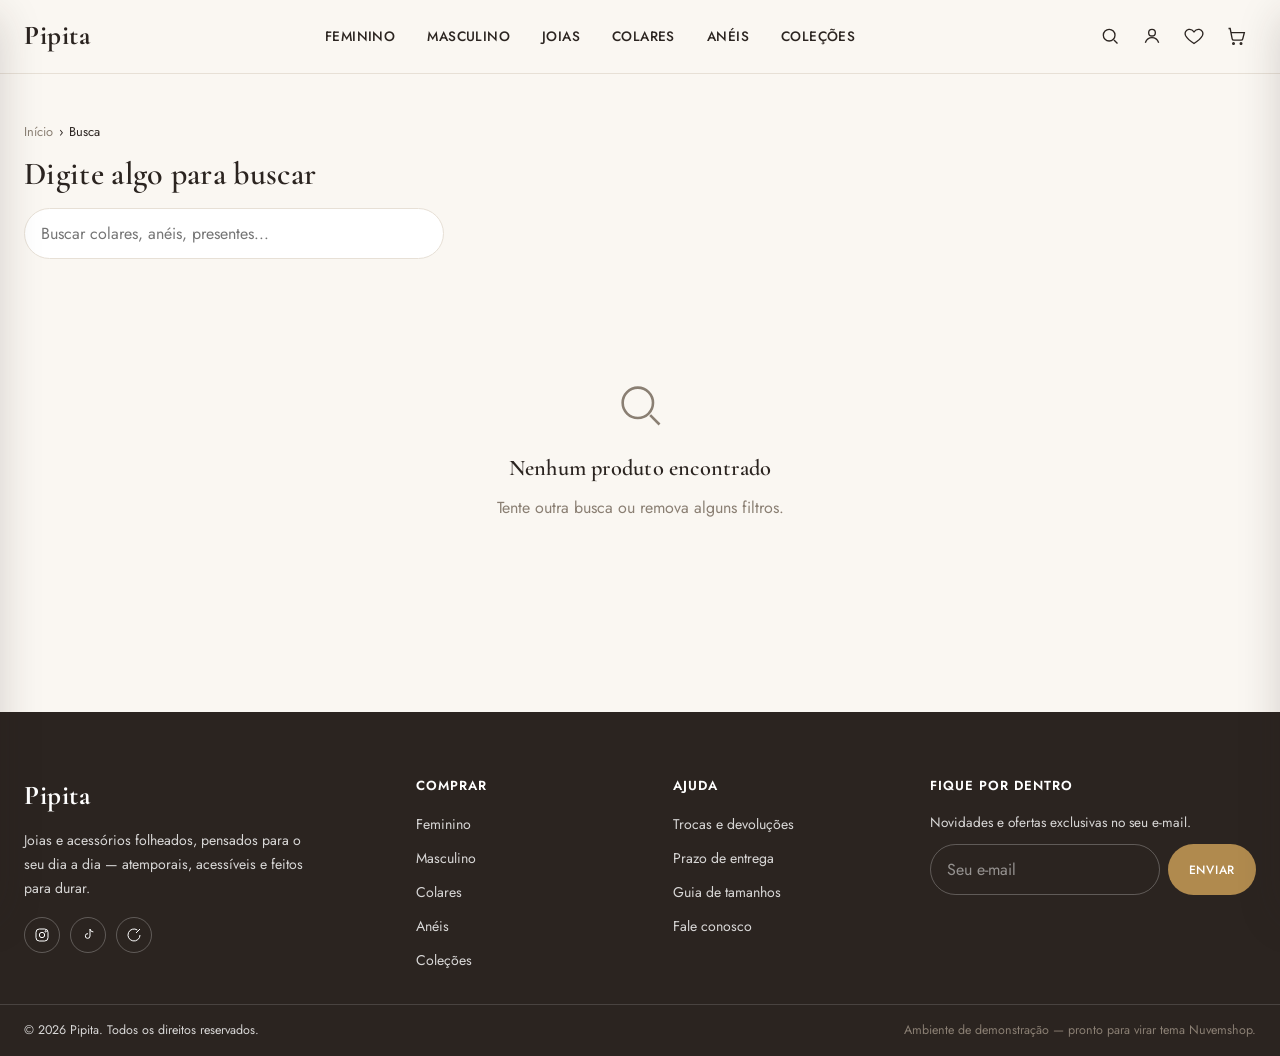
<file: pages/busca.html>
<!DOCTYPE html>
<html lang="pt-BR">
<head>
<meta charset="UTF-8">
<meta name="viewport" content="width=device-width, initial-scale=1.0">
<title>Buscar — Pipita</title>
<link rel="stylesheet" href="../css/global.css">
<link rel="stylesheet" href="../css/header.css">
<link rel="stylesheet" href="../css/home.css">
<link rel="stylesheet" href="../css/category.css">
<link rel="stylesheet" href="../css/product.css">
<link rel="stylesheet" href="../css/cart.css">
<link rel="stylesheet" href="../css/account.css">
<link rel="stylesheet" href="../css/responsive.css">
</head>
<body>
<a href="#main" class="skip-link">Pular para o conteúdo</a>
<div data-slot="header" id="siteHeaderSlot"></div>

<main id="main">
  <div class="container">
    <div class="page-head-simple">
      <nav class="breadcrumb"><a href="../index.html">Início</a><span>›</span><span>Busca</span></nav>
      <h1 id="searchPageTitle">Digite algo para buscar</h1>
      <span class="result-count" id="searchResultCount"></span>
      <div class="field" style="max-width:420px;margin-top:var(--space-4)">
        <input type="search" id="searchPageInput" placeholder="Buscar colares, anéis, presentes..." style="padding:13px 16px;border:1px solid var(--border);border-radius:var(--radius-full)">
      </div>
    </div>
    <div class="product-grid" id="searchGrid"></div>
  </div>
</main>

<div data-slot="footer" id="siteFooterSlot"></div>

<script src="../js/data.js"></script>
<script src="../js/ui.js"></script>
<script src="../js/favorites.js"></script>
<script src="../js/cart.js"></script>
<script src="../js/search.js"></script>
<script src="../js/layout.js"></script>
</body>
</html>
</file>
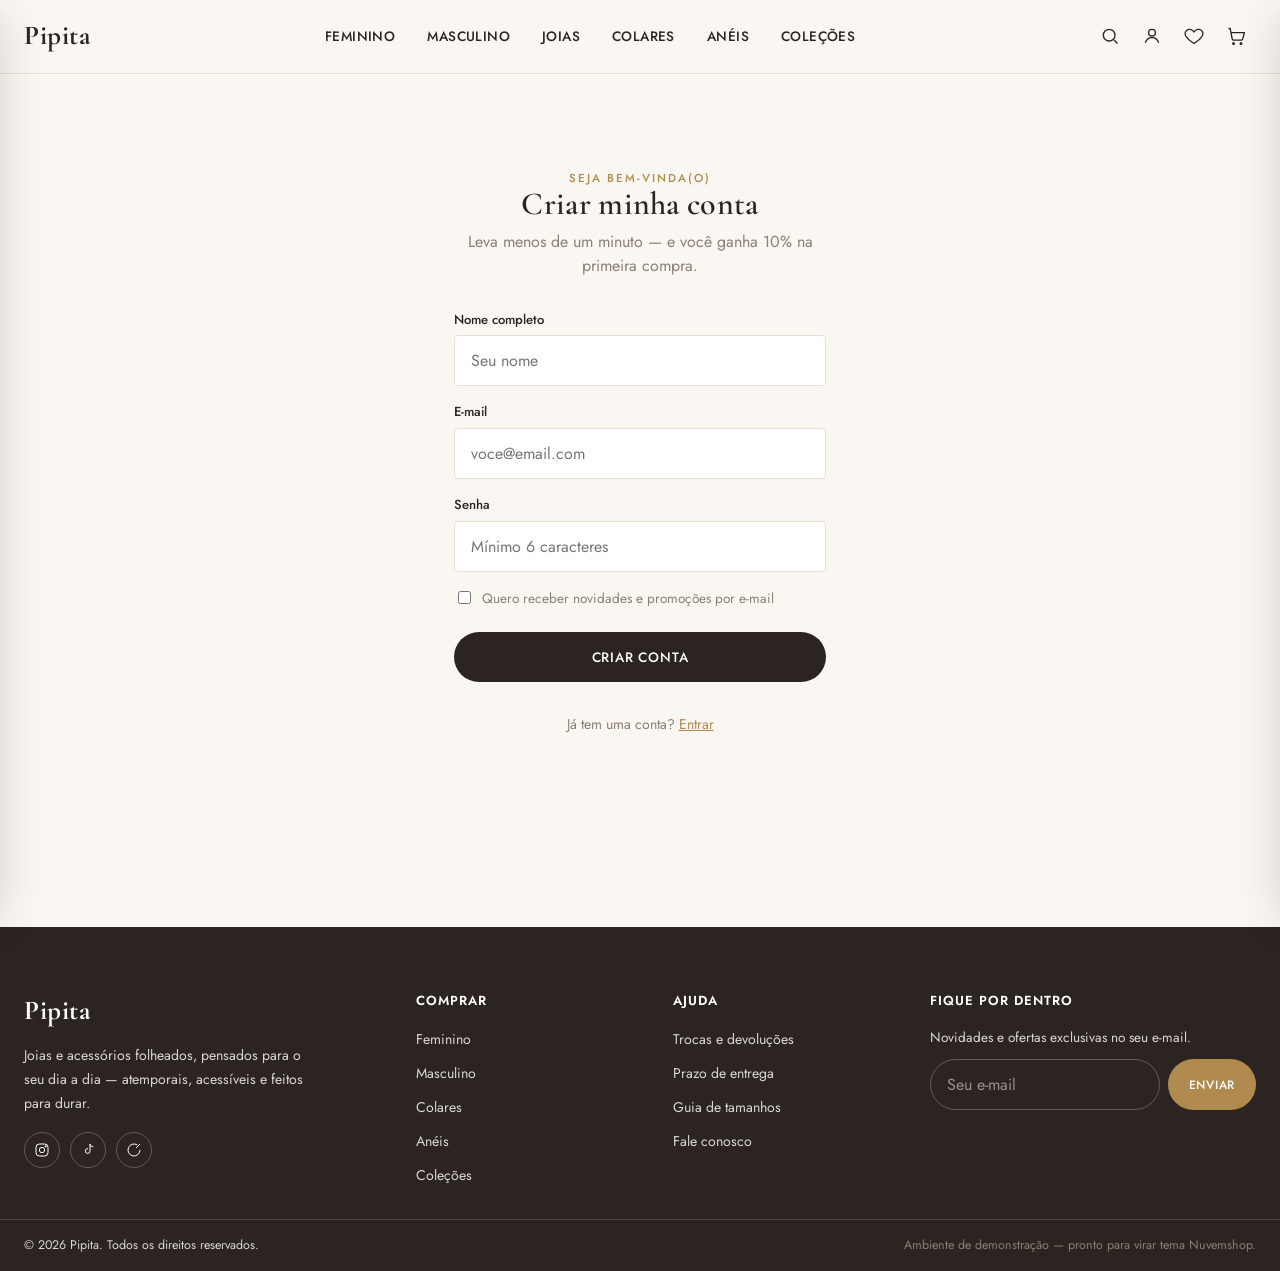
<file: pages/cadastro.html>
<!DOCTYPE html>
<html lang="pt-BR">
<head>
<meta charset="UTF-8">
<meta name="viewport" content="width=device-width, initial-scale=1.0">
<title>Criar conta — Pipita</title>
<link rel="stylesheet" href="../css/global.css">
<link rel="stylesheet" href="../css/header.css">
<link rel="stylesheet" href="../css/home.css">
<link rel="stylesheet" href="../css/cart.css">
<link rel="stylesheet" href="../css/account.css">
<link rel="stylesheet" href="../css/responsive.css">
</head>
<body>
<a href="#main" class="skip-link">Pular para o conteúdo</a>
<div data-slot="header" id="siteHeaderSlot"></div>

<main id="main">
  <div class="account-wrap">
    <span class="eyebrow" style="display:block;text-align:center">Seja bem-vinda(o)</span>
    <h1>Criar minha conta</h1>
    <p class="text-muted">Leva menos de um minuto — e você ganha 10% na primeira compra.</p>

    <form class="account-form" id="signupForm">
      <div class="field">
        <label for="signupName">Nome completo</label>
        <input type="text" id="signupName" required placeholder="Seu nome">
      </div>
      <div class="field">
        <label for="signupEmail">E-mail</label>
        <input type="email" id="signupEmail" required placeholder="voce@email.com">
      </div>
      <div class="field">
        <label for="signupPass">Senha</label>
        <input type="password" id="signupPass" required placeholder="Mínimo 6 caracteres" minlength="6">
      </div>
      <label class="form-check">
        <input type="checkbox" required> Quero receber novidades e promoções por e-mail
      </label>
      <button type="submit" class="btn btn-primary btn-block">Criar conta</button>
    </form>
    <p class="account-alt">Já tem uma conta? <a href="login.html">Entrar</a></p>
  </div>
</main>

<div data-slot="footer" id="siteFooterSlot"></div>

<script src="../js/data.js"></script>
<script src="../js/ui.js"></script>
<script src="../js/favorites.js"></script>
<script src="../js/cart.js"></script>
<script src="../js/search.js"></script>
<script src="../js/layout.js"></script>
<script>
document.getElementById("signupForm").addEventListener("submit", e => {
  e.preventDefault();
  showToast("Conta criada com sucesso! Use PIPITA10 no carrinho. 🎉");
  e.target.reset();
});
</script>
</body>
</html>
</file>
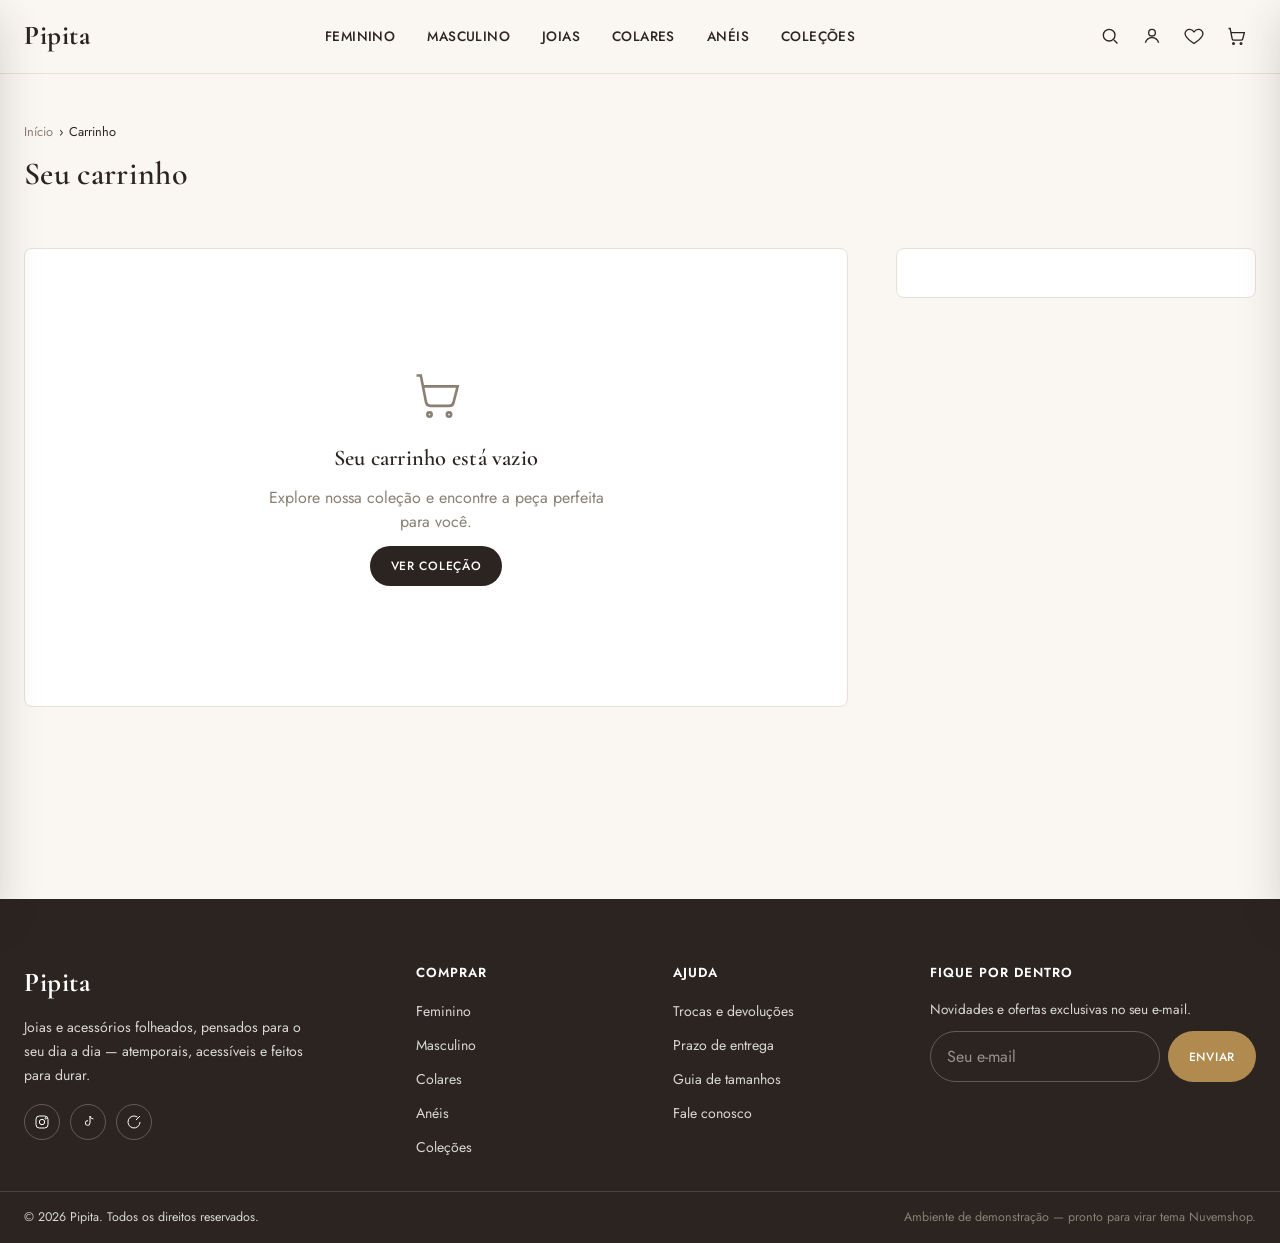
<file: pages/carrinho.html>
<!DOCTYPE html>
<html lang="pt-BR">
<head>
<meta charset="UTF-8">
<meta name="viewport" content="width=device-width, initial-scale=1.0">
<title>Carrinho — Pipita</title>
<link rel="stylesheet" href="../css/global.css">
<link rel="stylesheet" href="../css/header.css">
<link rel="stylesheet" href="../css/home.css">
<link rel="stylesheet" href="../css/category.css">
<link rel="stylesheet" href="../css/product.css">
<link rel="stylesheet" href="../css/cart.css">
<link rel="stylesheet" href="../css/account.css">
<link rel="stylesheet" href="../css/responsive.css">
</head>
<body>
<a href="#main" class="skip-link">Pular para o conteúdo</a>
<div data-slot="header" id="siteHeaderSlot"></div>

<main id="main">
  <div class="container">
    <div class="page-head-simple">
      <nav class="breadcrumb"><a href="../index.html">Início</a><span>›</span><span>Carrinho</span></nav>
      <h1>Seu carrinho</h1>
    </div>
    <div class="cart-page-layout">
      <div class="cart-list" id="cartPageList"></div>
      <aside class="cart-summary" id="cartPageSummary"></aside>
    </div>
  </div>
</main>

<div data-slot="footer" id="siteFooterSlot"></div>

<script src="../js/data.js"></script>
<script src="../js/ui.js"></script>
<script src="../js/favorites.js"></script>
<script src="../js/cart.js"></script>
<script src="../js/search.js"></script>
<script src="../js/layout.js"></script>
</body>
</html>
</file>
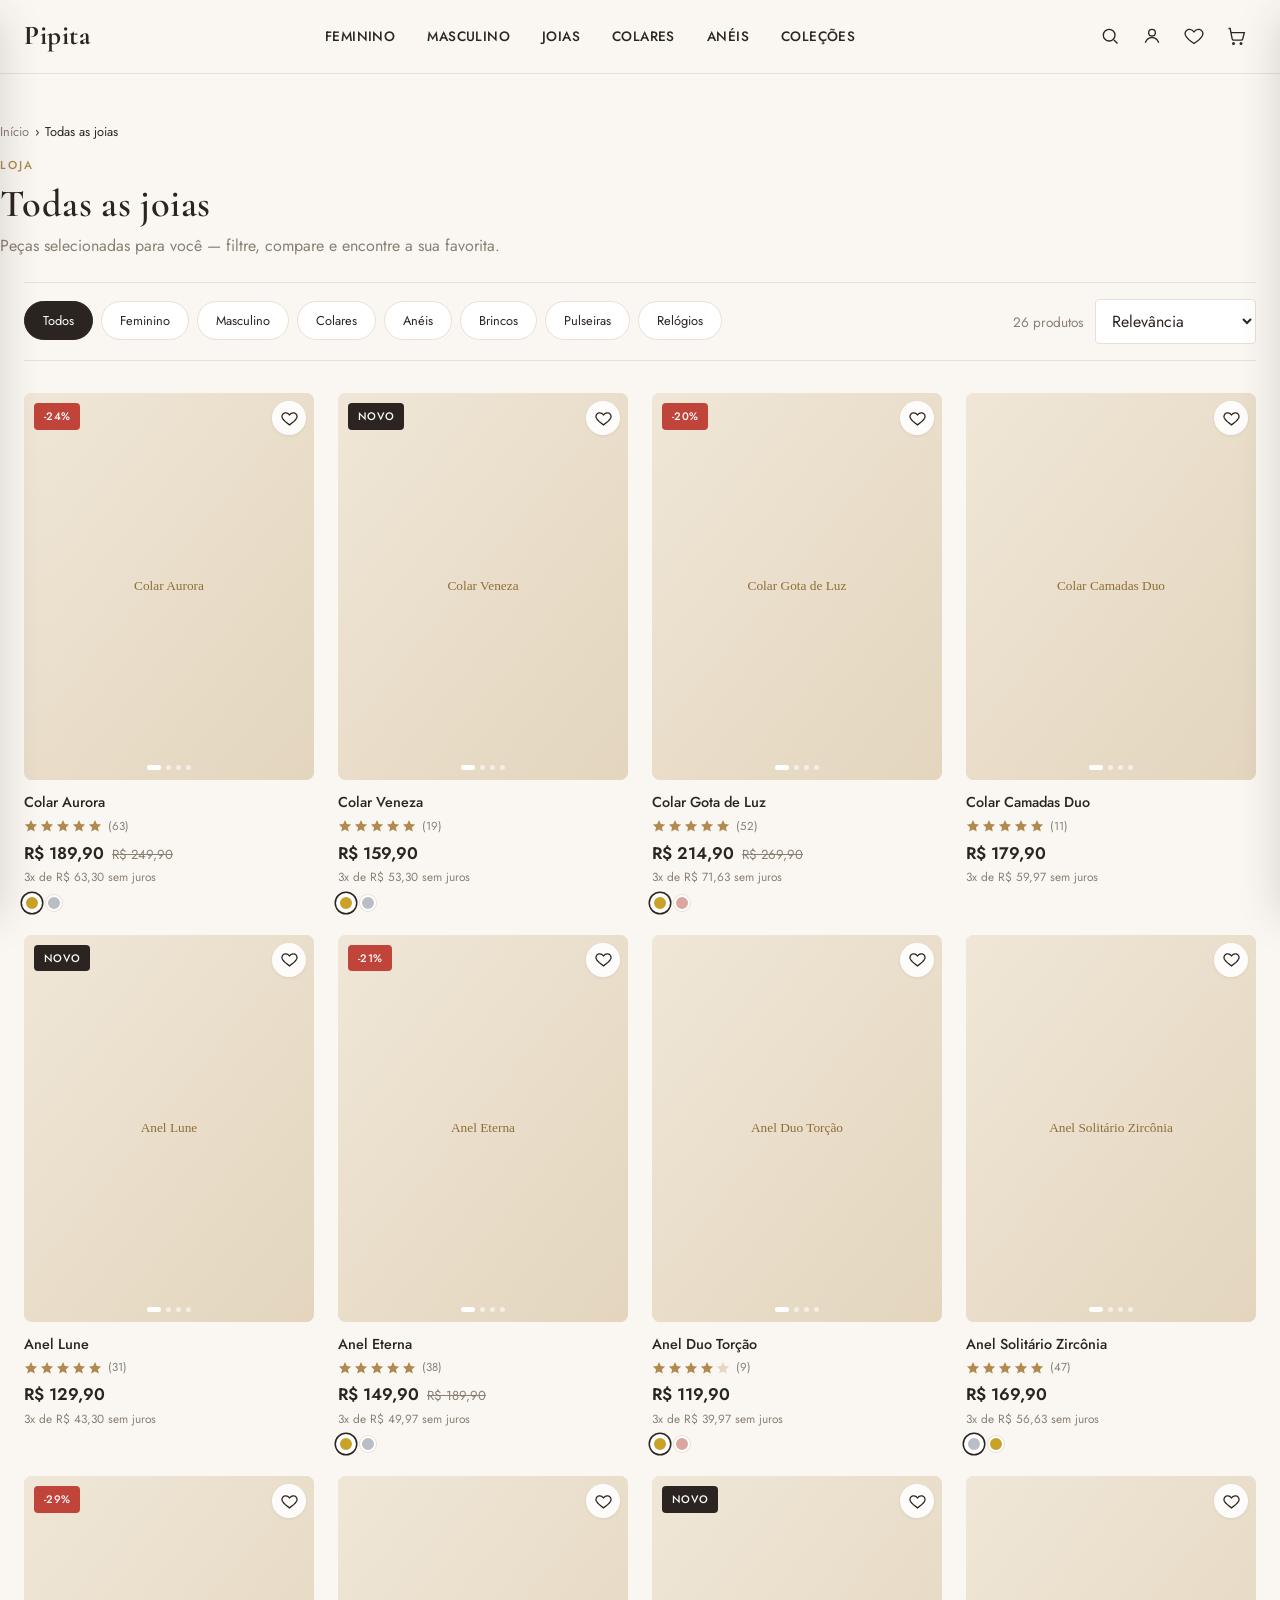
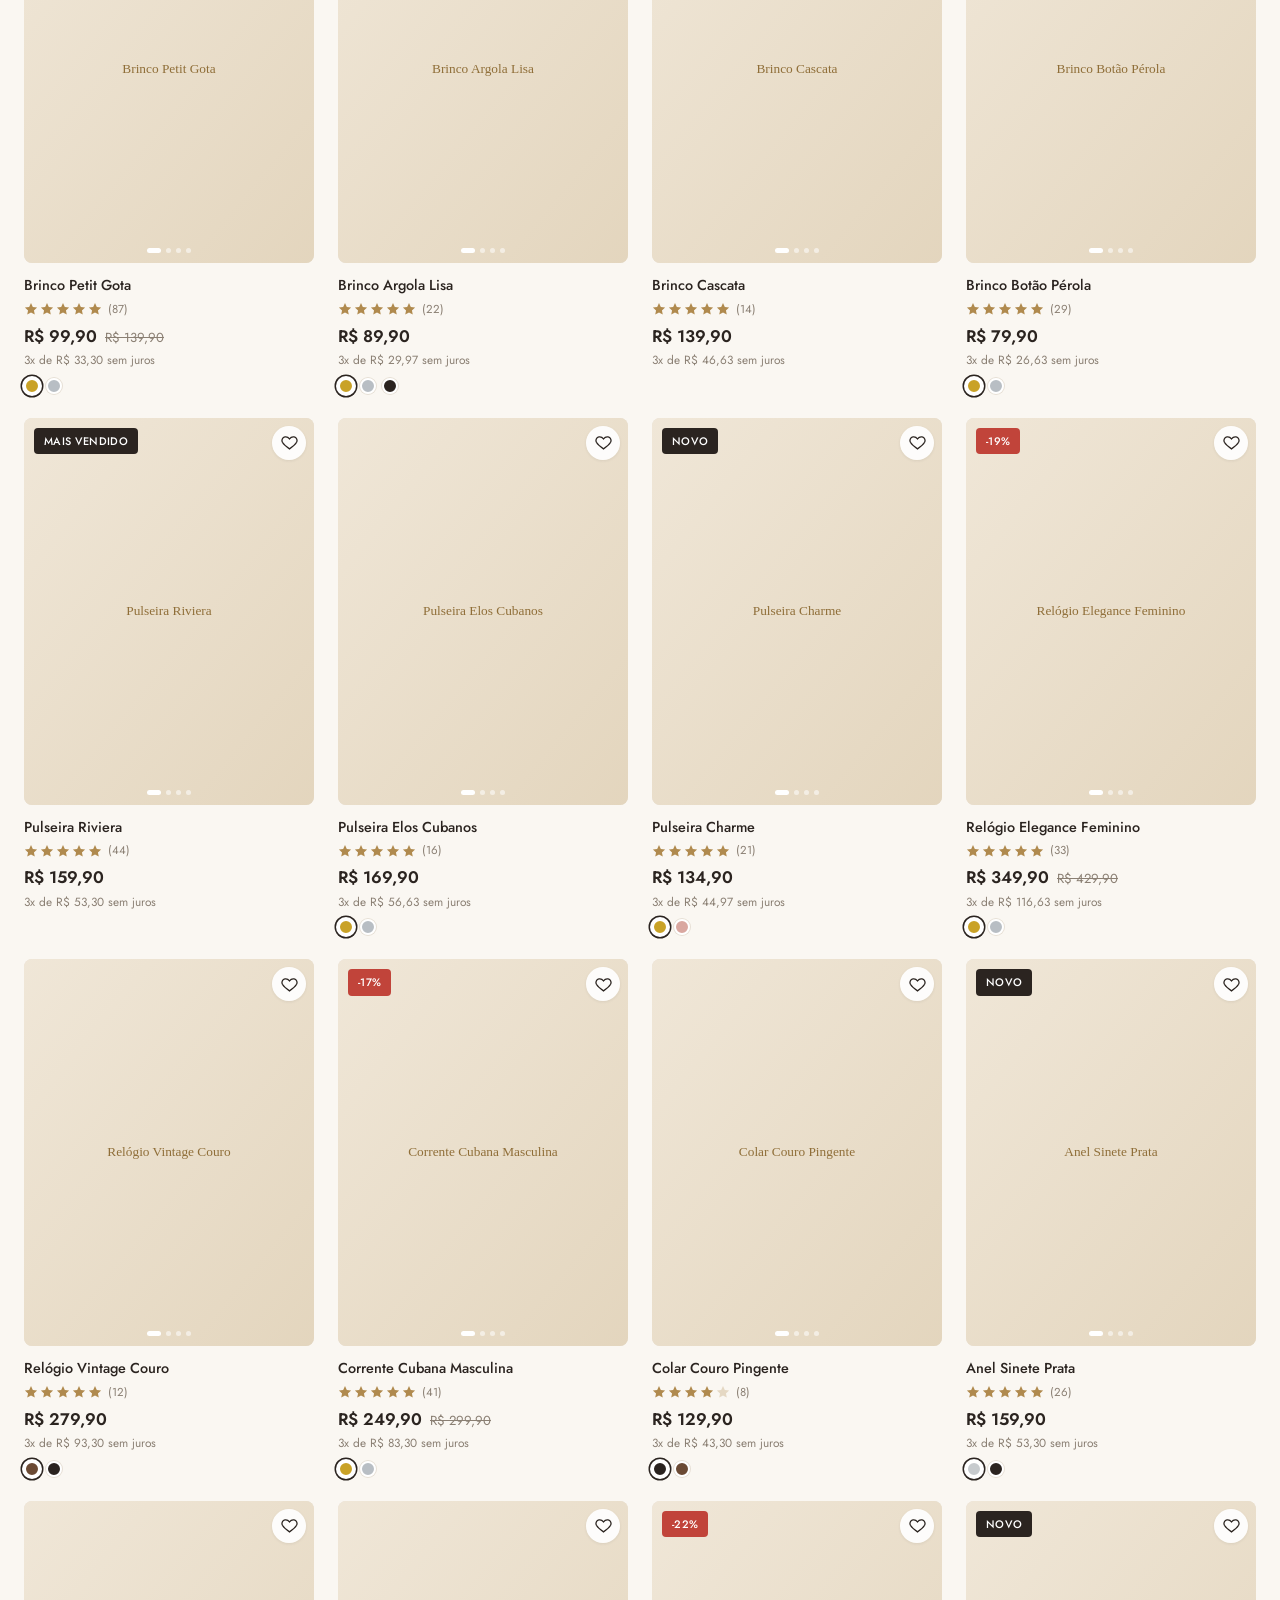
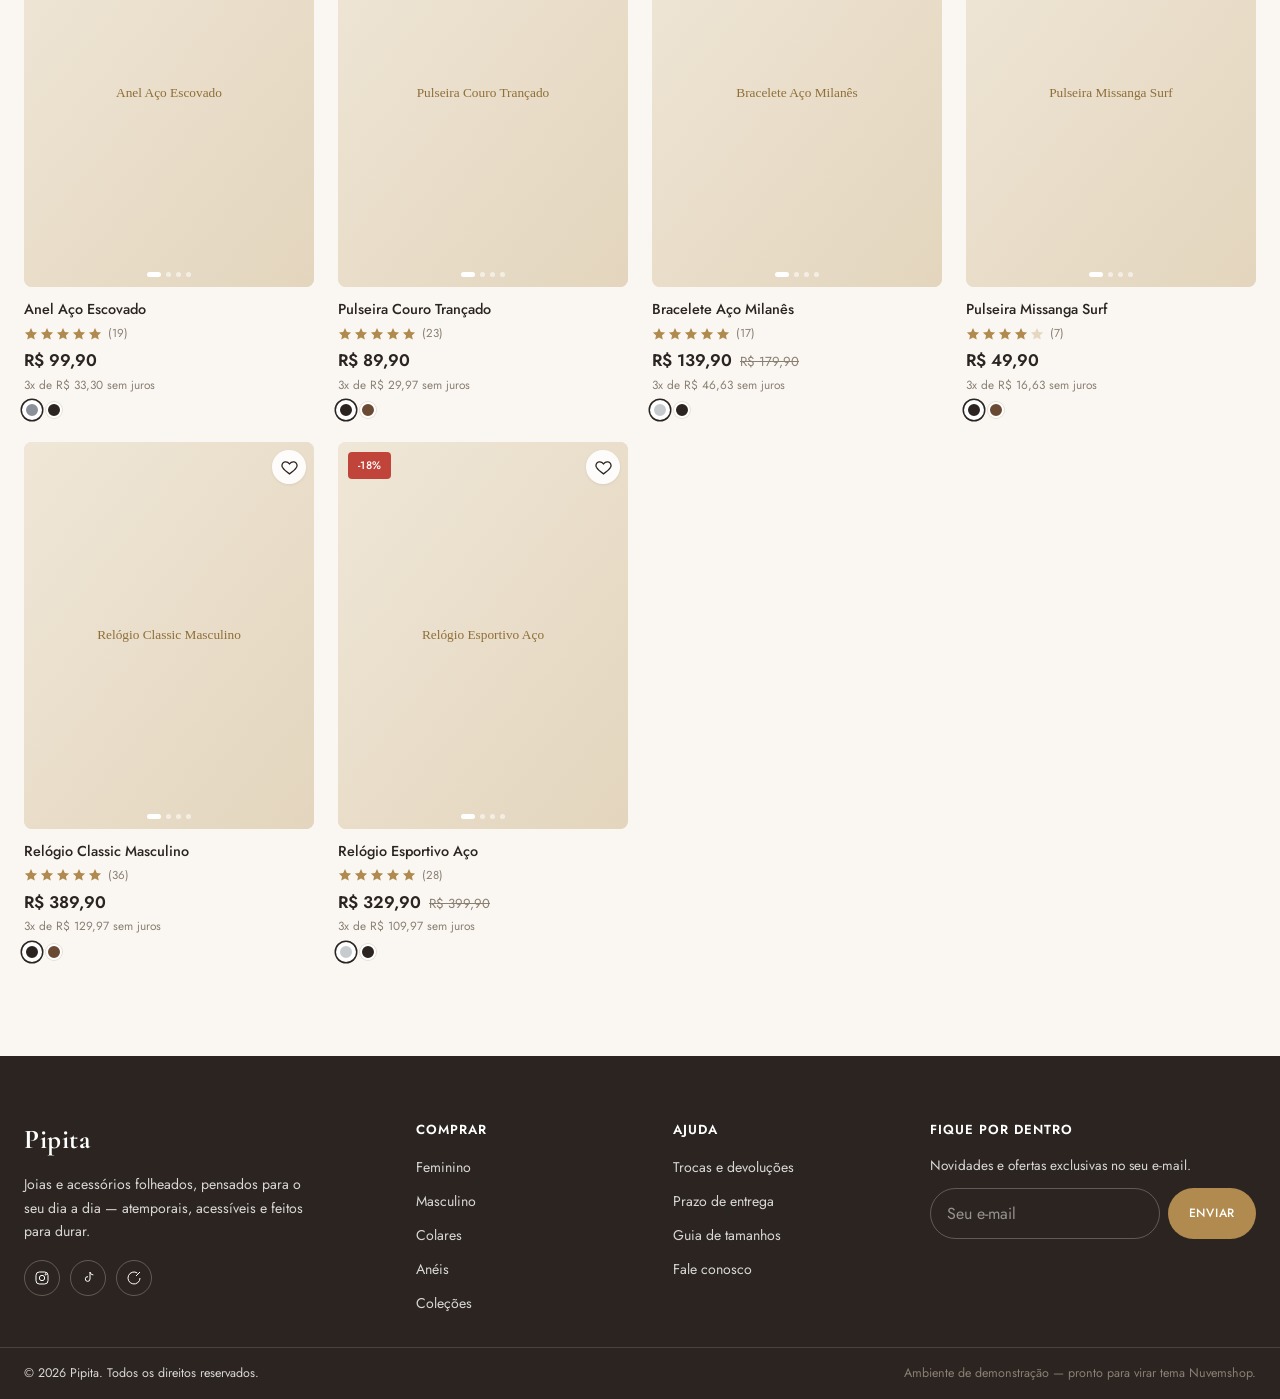
<file: pages/categoria.html>
<!DOCTYPE html>
<html lang="pt-BR">
<head>
<meta charset="UTF-8">
<meta name="viewport" content="width=device-width, initial-scale=1.0">
<title>Categoria — Pipita</title>
<link rel="stylesheet" href="../css/global.css">
<link rel="stylesheet" href="../css/header.css">
<link rel="stylesheet" href="../css/home.css">
<link rel="stylesheet" href="../css/category.css">
<link rel="stylesheet" href="../css/product.css">
<link rel="stylesheet" href="../css/cart.css">
<link rel="stylesheet" href="../css/account.css">
<link rel="stylesheet" href="../css/responsive.css">
</head>
<body>
<a href="#main" class="skip-link">Pular para o conteúdo</a>
<div data-slot="header" id="siteHeaderSlot"></div>

<main id="main">
  <div class="container category-head">
    <nav class="breadcrumb"><a href="../index.html">Início</a><span>›</span><span id="pageCrumb">Todas as joias</span></nav>
    <span class="eyebrow">Loja</span>
    <h2 id="pageTitle" style="margin-top:6px">Todas as joias</h2>
    <p id="pageSubtitle">Peças selecionadas para você.</p>
  </div>

  <div class="container" id="categoryListing">
    <div class="filter-bar">
      <div class="filter-chips" id="filterChips"></div>
      <div class="filter-sort">
        <span class="result-count" id="resultCount"></span>
        <select id="sortSelect" aria-label="Ordenar por">
          <option value="relevance">Relevância</option>
          <option value="newest">Mais recentes</option>
          <option value="price-asc">Menor preço</option>
          <option value="price-desc">Maior preço</option>
          <option value="rating">Melhor avaliados</option>
        </select>
      </div>
    </div>
    <div class="product-grid" id="categoryGrid"></div>
  </div>

  <section class="container section-tight is-hidden" id="collectionsSection">
    <div class="collections-grid" id="collectionsGrid"></div>
  </section>
</main>

<div data-slot="footer" id="siteFooterSlot"></div>

<script src="../js/data.js"></script>
<script src="../js/ui.js"></script>
<script src="../js/favorites.js"></script>
<script src="../js/cart.js"></script>
<script src="../js/search.js"></script>
<script src="../js/layout.js"></script>
<script src="../js/category-page.js"></script>
</body>
</html>
</file>
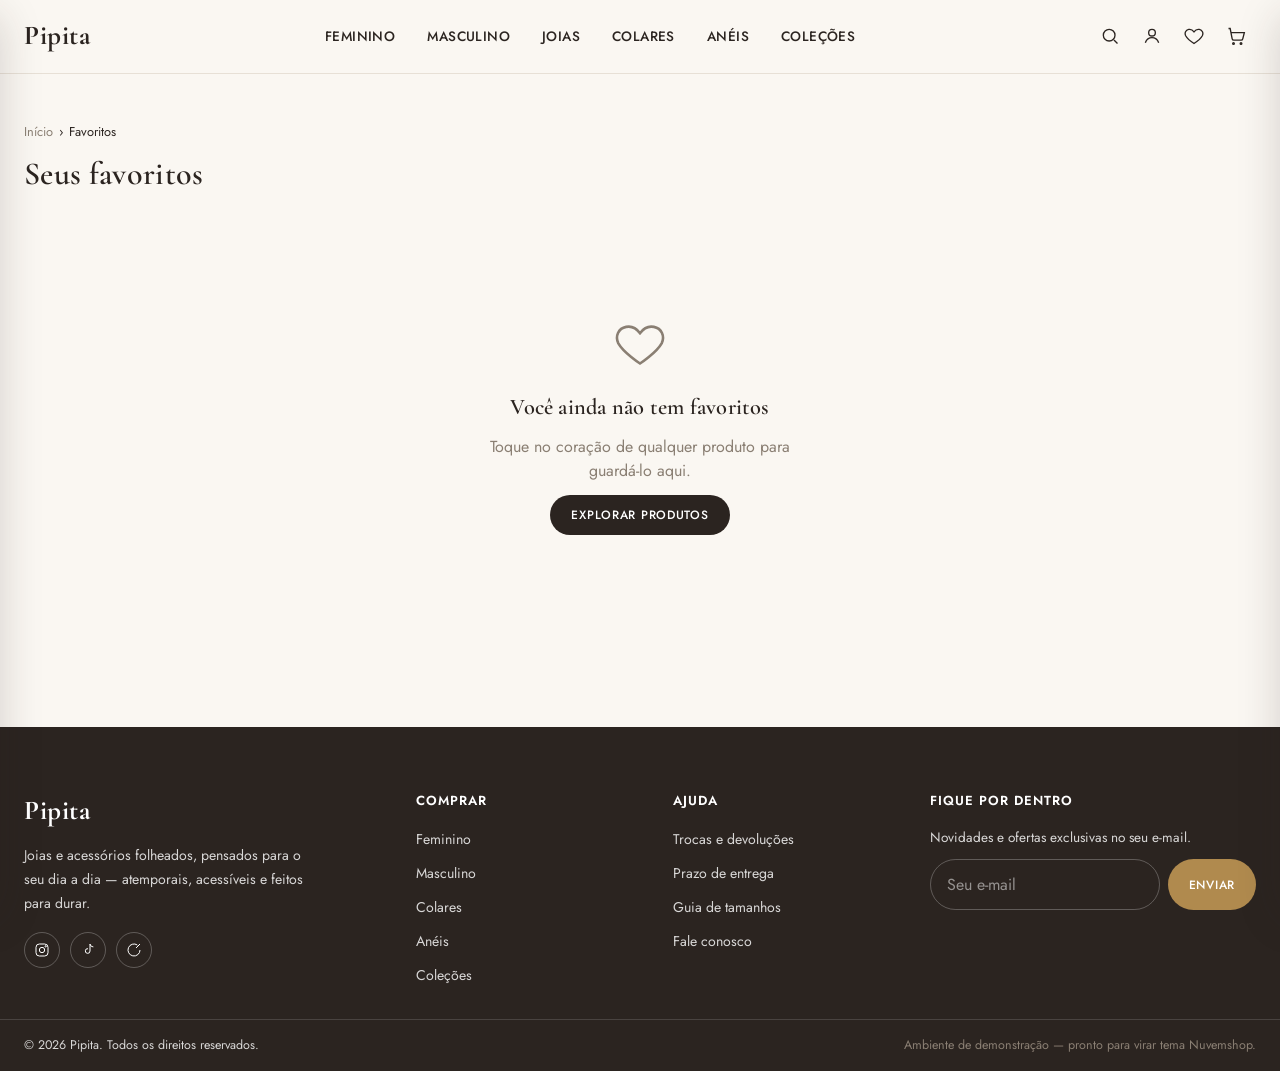
<file: pages/favoritos.html>
<!DOCTYPE html>
<html lang="pt-BR">
<head>
<meta charset="UTF-8">
<meta name="viewport" content="width=device-width, initial-scale=1.0">
<title>Favoritos — Pipita</title>
<link rel="stylesheet" href="../css/global.css">
<link rel="stylesheet" href="../css/header.css">
<link rel="stylesheet" href="../css/home.css">
<link rel="stylesheet" href="../css/category.css">
<link rel="stylesheet" href="../css/product.css">
<link rel="stylesheet" href="../css/cart.css">
<link rel="stylesheet" href="../css/account.css">
<link rel="stylesheet" href="../css/responsive.css">
</head>
<body>
<a href="#main" class="skip-link">Pular para o conteúdo</a>
<div data-slot="header" id="siteHeaderSlot"></div>

<main id="main">
  <div class="container">
    <div class="page-head-simple">
      <nav class="breadcrumb"><a href="../index.html">Início</a><span>›</span><span>Favoritos</span></nav>
      <h1>Seus favoritos</h1>
      <span class="result-count" id="favoritesCount"></span>
    </div>
    <div class="product-grid" id="favoritesGrid"></div>
    <div class="state-block" id="favoritesEmpty">
      <svg viewBox="0 0 24 24"><path d="M12 21s-7.5-4.9-10-9.3C.4 8.4 2 4.8 5.6 4.1 8 3.6 10.3 4.7 12 7c1.7-2.3 4-3.4 6.4-2.9 3.6.7 5.2 4.3 3.6 7.6C19.5 16.1 12 21 12 21z"/></svg>
      <h3>Você ainda não tem favoritos</h3>
      <p>Toque no coração de qualquer produto para guardá-lo aqui.</p>
      <a href="../index.html" class="btn btn-primary btn-sm">Explorar produtos</a>
    </div>
  </div>
</main>

<div data-slot="footer" id="siteFooterSlot"></div>

<script src="../js/data.js"></script>
<script src="../js/ui.js"></script>
<script src="../js/favorites.js"></script>
<script src="../js/cart.js"></script>
<script src="../js/search.js"></script>
<script src="../js/layout.js"></script>
</body>
</html>
</file>
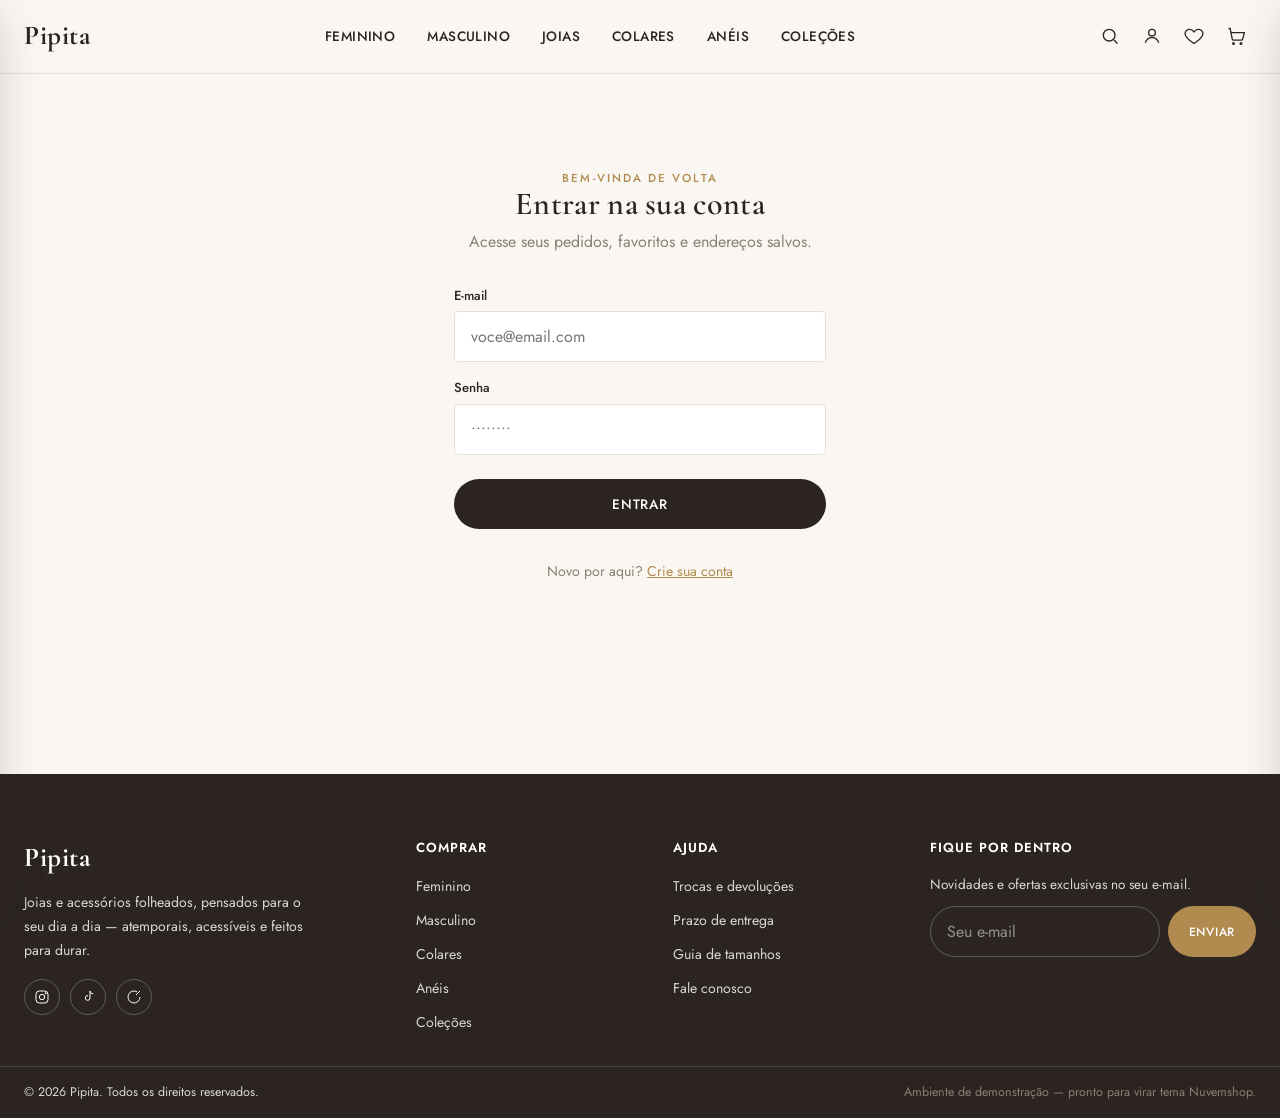
<file: pages/login.html>
<!DOCTYPE html>
<html lang="pt-BR">
<head>
<meta charset="UTF-8">
<meta name="viewport" content="width=device-width, initial-scale=1.0">
<title>Entrar — Pipita</title>
<link rel="stylesheet" href="../css/global.css">
<link rel="stylesheet" href="../css/header.css">
<link rel="stylesheet" href="../css/home.css">
<link rel="stylesheet" href="../css/cart.css">
<link rel="stylesheet" href="../css/account.css">
<link rel="stylesheet" href="../css/responsive.css">
</head>
<body>
<a href="#main" class="skip-link">Pular para o conteúdo</a>
<div data-slot="header" id="siteHeaderSlot"></div>

<main id="main">
  <div class="account-wrap">
    <span class="eyebrow" style="display:block;text-align:center">Bem-vinda de volta</span>
    <h1>Entrar na sua conta</h1>
    <p class="text-muted">Acesse seus pedidos, favoritos e endereços salvos.</p>

    <form class="account-form" id="loginForm">
      <div class="field">
        <label for="loginEmail">E-mail</label>
        <input type="email" id="loginEmail" required placeholder="voce@email.com">
      </div>
      <div class="field">
        <label for="loginPass">Senha</label>
        <input type="password" id="loginPass" required placeholder="••••••••" minlength="6">
      </div>
      <button type="submit" class="btn btn-primary btn-block">Entrar</button>
    </form>
    <p class="account-alt">Novo por aqui? <a href="cadastro.html">Crie sua conta</a></p>
  </div>
</main>

<div data-slot="footer" id="siteFooterSlot"></div>

<script src="../js/data.js"></script>
<script src="../js/ui.js"></script>
<script src="../js/favorites.js"></script>
<script src="../js/cart.js"></script>
<script src="../js/search.js"></script>
<script src="../js/layout.js"></script>
<script>
document.getElementById("loginForm").addEventListener("submit", e => {
  e.preventDefault();
  showToast("Login simulado com sucesso! (sem backend real neste demo)");
});
</script>
</body>
</html>
</file>
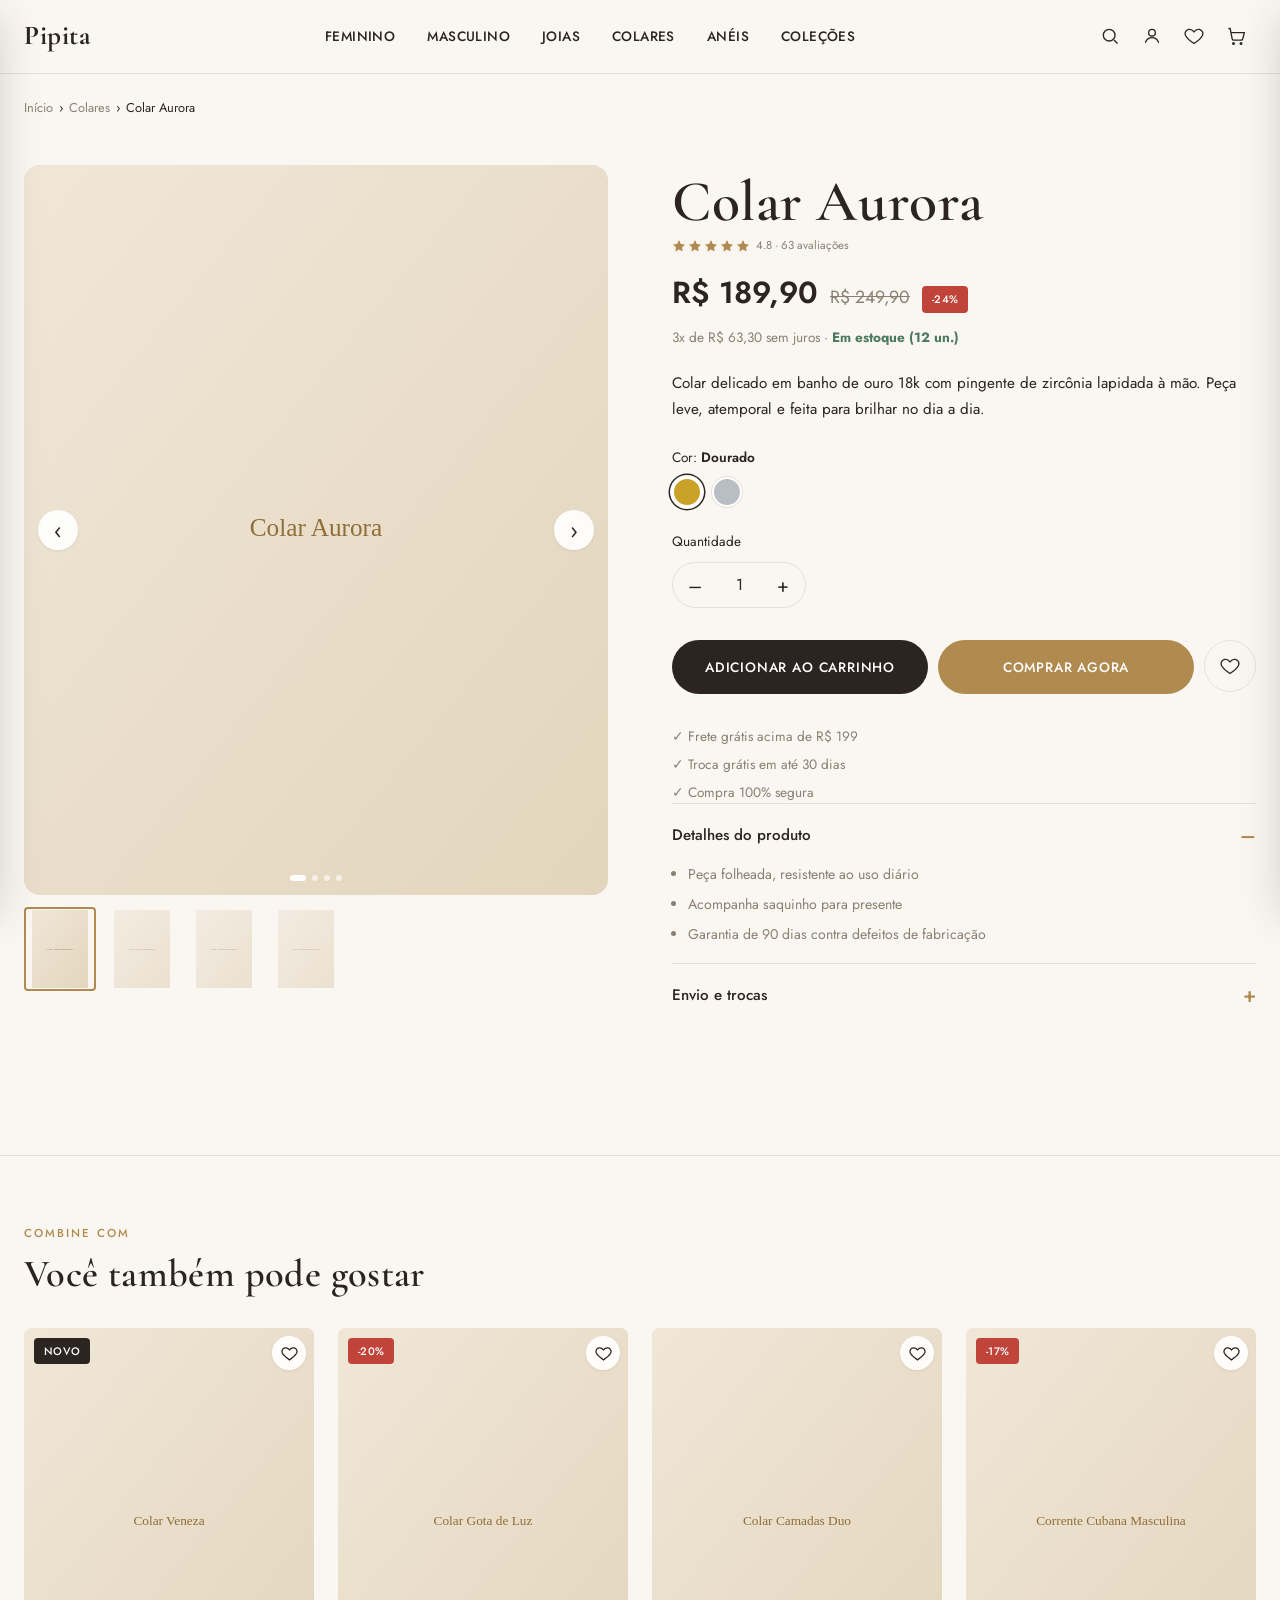
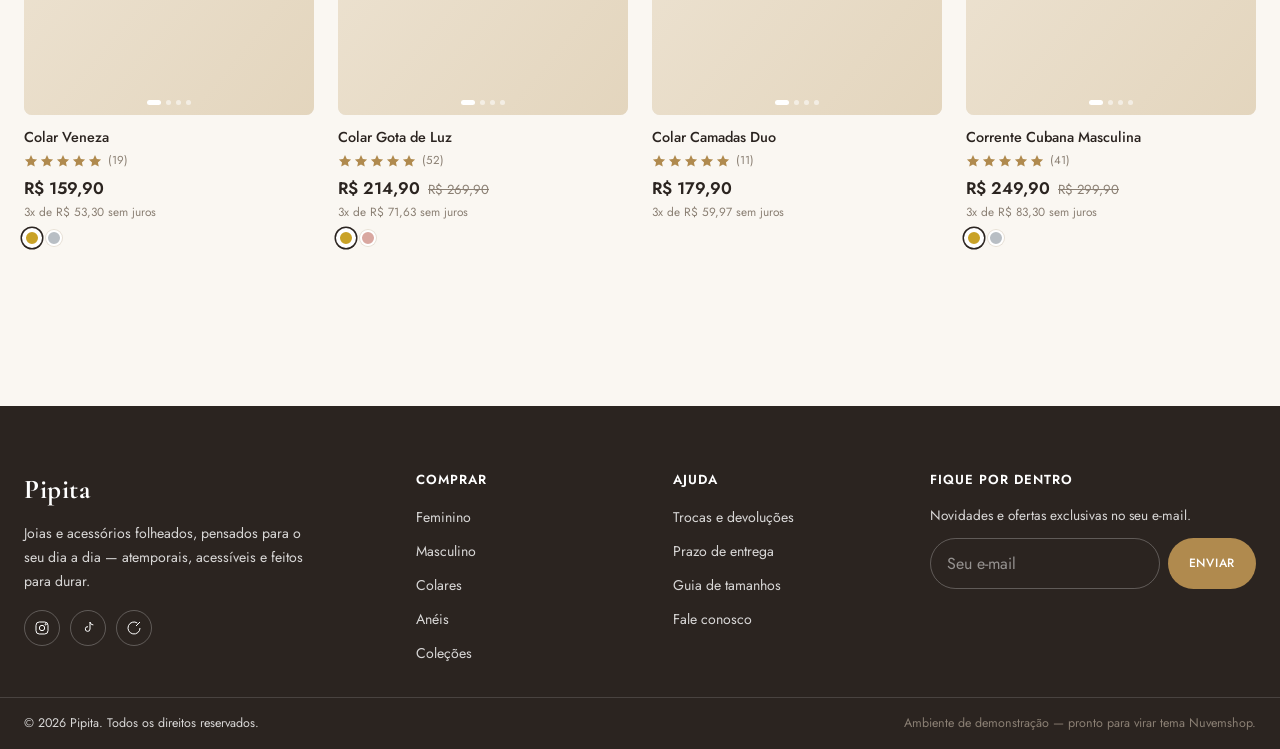
<file: pages/produto.html>
<!DOCTYPE html>
<html lang="pt-BR">
<head>
<meta charset="UTF-8">
<meta name="viewport" content="width=device-width, initial-scale=1.0">
<title>Produto — Pipita</title>
<link rel="stylesheet" href="../css/global.css">
<link rel="stylesheet" href="../css/header.css">
<link rel="stylesheet" href="../css/home.css">
<link rel="stylesheet" href="../css/category.css">
<link rel="stylesheet" href="../css/product.css">
<link rel="stylesheet" href="../css/cart.css">
<link rel="stylesheet" href="../css/account.css">
<link rel="stylesheet" href="../css/responsive.css">
</head>
<body>
<a href="#main" class="skip-link">Pular para o conteúdo</a>
<div data-slot="header" id="siteHeaderSlot"></div>

<main id="main">
  <div class="container">
    <nav class="breadcrumb" style="margin-top:var(--space-5)">
      <a href="../index.html">Início</a><span>›</span>
      <a href="categoria.html" id="breadcrumbCat">Categoria</a><span>›</span>
      <span id="breadcrumbName">Produto</span>
    </nav>
    <div class="product-layout" id="productRoot"></div>
  </div>

  <section class="related-section">
    <div class="container">
      <div class="section-head">
        <div>
          <span class="eyebrow">Combine com</span>
          <h2>Você também pode gostar</h2>
        </div>
      </div>
      <div class="product-grid" id="relatedGrid"></div>
    </div>
  </section>
</main>

<div data-slot="footer" id="siteFooterSlot"></div>

<script src="../js/data.js"></script>
<script src="../js/ui.js"></script>
<script src="../js/favorites.js"></script>
<script src="../js/cart.js"></script>
<script src="../js/search.js"></script>
<script src="../js/layout.js"></script>
<script src="../js/product-page.js"></script>
</body>
</html>
</file>
<file: css/global.css>
/* ============================================
   PIPITA — GLOBAL DESIGN SYSTEM
   ============================================ */
@import url('https://fonts.googleapis.com/css2?family=Cormorant+Garamond:wght@500;600;700&family=Jost:wght@400;500;600&display=swap');

:root{
  /* Colors */
  --primary:#B08A4E;
  --primary-dark:#8F6E38;
  --secondary:#2B2420;
  --background:#FAF7F2;
  --surface:#FFFFFF;
  --text:#2B2420;
  --muted:#8A7F73;
  --border:#E7E0D6;
  --accent:#B08A4E;
  --error:#B3432B;
  --success:#4C7A5E;
  --sale:#C1443A;
  --overlay:rgba(20,16,12,.55);

  /* Typography */
  --font-display:'Cormorant Garamond', serif;
  --font-body:'Jost', sans-serif;

  /* Radius */
  --radius-sm:4px;
  --radius-md:8px;
  --radius-lg:16px;
  --radius-full:999px;

  /* Shadows */
  --shadow-sm:0 1px 3px rgba(43,36,32,.08);
  --shadow-md:0 6px 20px rgba(43,36,32,.10);
  --shadow-lg:0 16px 40px rgba(43,36,32,.18);

  /* Spacing */
  --space-1:4px;
  --space-2:8px;
  --space-3:12px;
  --space-4:16px;
  --space-5:24px;
  --space-6:32px;
  --space-7:48px;
  --space-8:64px;
  --space-9:96px;

  /* Transitions */
  --ease:cubic-bezier(.4,0,.2,1);
  --t-fast:.18s var(--ease);
  --t-med:.32s var(--ease);
  --t-slow:.5s var(--ease);

  /* Layout */
  --container:1280px;
  --header-h:112px;
  --z-header:100;
  --z-drawer:200;
  --z-modal:300;
  --z-toast:400;
}

*,*::before,*::after{box-sizing:border-box;}
html{scroll-behavior:smooth;}
@media (prefers-reduced-motion:reduce){
  html{scroll-behavior:auto;}
  *,*::before,*::as{animation-duration:.001ms!important;animation-iteration-count:1!important;transition-duration:.001ms!important;}
}

body{
  margin:0;
  font-family:var(--font-body);
  color:var(--text);
  background:var(--background);
  -webkit-font-smoothing:antialiased;
  line-height:1.5;
}

img{max-width:100%;display:block;}
a{color:inherit;text-decoration:none;}
ul{list-style:none;margin:0;padding:0;}
button{font-family:inherit;cursor:pointer;background:none;border:none;color:inherit;}
input,select,textarea{font-family:inherit;font-size:1rem;color:inherit;}

.container{
  width:100%;
  max-width:var(--container);
  margin:0 auto;
  padding:0 var(--space-5);
}

h1,h2,h3,h4{
  font-family:var(--font-display);
  font-weight:600;
  letter-spacing:.01em;
  margin:0;
  color:var(--secondary);
}
h1{font-size:clamp(2.2rem,4.5vw,3.6rem);line-height:1.08;}
h2{font-size:clamp(1.8rem,3vw,2.5rem);line-height:1.15;}
h3{font-size:1.4rem;}
p{margin:0;}

.eyebrow{
  font-family:var(--font-body);
  font-size:.72rem;
  letter-spacing:.18em;
  text-transform:uppercase;
  color:var(--primary);
  font-weight:500;
}

a:focus-visible,button:focus-visible,input:focus-visible,select:focus-visible{
  outline:2px solid var(--primary);
  outline-offset:2px;
  border-radius:var(--radius-sm);
}

/* Buttons */
.btn{
  display:inline-flex;align-items:center;justify-content:center;gap:var(--space-2);
  padding:14px 30px;font-size:.85rem;letter-spacing:.06em;text-transform:uppercase;font-weight:500;
  border-radius:var(--radius-full);
  transition:transform var(--t-fast),background var(--t-fast),color var(--t-fast),border-color var(--t-fast);
  white-space:nowrap;border:1px solid transparent;
}
.btn:active{transform:scale(.97);}
.btn-primary{background:var(--secondary);color:#fff;}
.btn-primary:hover{background:var(--primary-dark);}
.btn-outline{background:transparent;border-color:var(--secondary);color:var(--secondary);}
.btn-outline:hover{background:var(--secondary);color:#fff;}
.btn-gold{background:var(--primary);color:#fff;}
.btn-gold:hover{background:var(--primary-dark);}
.btn-block{width:100%;}
.btn-sm{padding:10px 20px;font-size:.75rem;}
.btn:disabled{opacity:.5;cursor:not-allowed;}

.icon-btn{
  width:40px;height:40px;flex-shrink:0;
  display:inline-flex;align-items:center;justify-content:center;
  border-radius:50%;transition:background var(--t-fast);position:relative;
}
.icon-btn:hover{background:rgba(43,36,32,.06);}
.icon-btn svg{width:20px;height:20px;stroke:var(--secondary);fill:none;stroke-width:1.6;}

.badge-count{
  position:absolute;top:2px;right:2px;background:var(--primary);color:#fff;
  font-size:.62rem;font-weight:600;width:16px;height:16px;border-radius:50%;
  display:flex;align-items:center;justify-content:center;
}

/* Breadcrumb */
.breadcrumb{display:flex;flex-wrap:wrap;gap:6px;font-size:.8rem;color:var(--muted);margin-bottom:var(--space-4);}
.breadcrumb a{color:var(--muted);transition:color var(--t-fast);}
.breadcrumb a:hover{color:var(--primary);}
.breadcrumb span{color:var(--secondary);}

/* Section spacing */
.section{padding:var(--space-9) 0;}
.section-tight{padding:var(--space-7) 0;}
.section-head{display:flex;align-items:flex-end;justify-content:space-between;margin-bottom:var(--space-6);gap:var(--space-4);flex-wrap:wrap;}
.section-head h2{margin-top:var(--space-2);}
.link-arrow{font-size:.82rem;letter-spacing:.04em;border-bottom:1px solid var(--secondary);padding-bottom:2px;transition:opacity var(--t-fast);}
.link-arrow:hover{opacity:.6;}

/* Reveal on scroll */
.reveal{opacity:0;transform:translateY(24px);transition:opacity var(--t-slow),transform var(--t-slow);}
.reveal.is-visible{opacity:1;transform:translateY(0);}

/* Skip link */
.skip-link{position:absolute;left:-9999px;top:0;background:var(--secondary);color:#fff;padding:12px 20px;z-index:999;}
.skip-link:focus{left:var(--space-4);top:var(--space-4);}

/* Announcement bar */
.announce-bar{background:var(--secondary);color:#fff;text-align:center;font-size:.78rem;letter-spacing:.04em;padding:9px var(--space-4);}

/* Toasts */
.toast-wrap{position:fixed;bottom:var(--space-5);left:50%;transform:translateX(-50%);display:flex;flex-direction:column;gap:8px;z-index:var(--z-toast);width:min(340px,90vw);}
.toast{background:var(--secondary);color:#fff;padding:13px 18px;border-radius:var(--radius-md);font-size:.85rem;box-shadow:var(--shadow-lg);display:flex;align-items:center;gap:10px;animation:toastIn .3s var(--ease);transition:opacity .25s,transform .25s;}
.toast.error{background:var(--error);}
@keyframes toastIn{from{opacity:0;transform:translateY(12px);}to{opacity:1;transform:translateY(0);}}

/* Empty / state blocks */
.state-block{text-align:center;padding:var(--space-9) var(--space-4);display:flex;flex-direction:column;align-items:center;gap:var(--space-3);}
.state-block svg{width:52px;height:52px;stroke:var(--muted);fill:none;stroke-width:1.2;}
.state-block h3{margin-top:var(--space-2);}
.state-block p{color:var(--muted);max-width:340px;}
.is-hidden{display:none!important;}

/* Star rating */
.stars{display:inline-flex;gap:2px;color:var(--primary);}
.stars svg{width:14px;height:14px;fill:var(--primary);}

/* Newsletter form */
.form-row{display:flex;gap:8px;}
.form-row input{flex:1;padding:13px 16px;border:1px solid var(--border);border-radius:var(--radius-full);background:transparent;}

/* Chips (filtros) */
.chip{
  padding:9px 18px;border:1px solid var(--border);border-radius:var(--radius-full);
  font-size:.8rem;color:var(--secondary);background:var(--surface);transition:all var(--t-fast);white-space:nowrap;
}
.chip:hover{border-color:var(--primary);}
.chip.is-active{background:var(--secondary);border-color:var(--secondary);color:#fff;}

/* Swatches de cor (reutilizado em cards e página de produto) */
.swatch{
  width:22px;height:22px;border-radius:50%;background:var(--sw,#ccc);
  border:2px solid #fff;box-shadow:0 0 0 1px var(--border);cursor:pointer;transition:box-shadow var(--t-fast),transform var(--t-fast);
}
.swatch:hover{transform:scale(1.08);}
.swatch.is-active{box-shadow:0 0 0 2px var(--surface),0 0 0 3.5px var(--secondary);}

/* Utility */
.visually-hidden{position:absolute!important;width:1px;height:1px;overflow:hidden;clip:rect(0 0 0 0);white-space:nowrap;}
.mt-2{margin-top:var(--space-2);}
.mt-4{margin-top:var(--space-4);}
.text-muted{color:var(--muted);}
</file>
<file: css/header.css>
/* ============================================
   HEADER
   ============================================ */
.site-header{
  position:sticky;top:0;z-index:var(--z-header);
  background:var(--background);
  border-bottom:1px solid var(--border);
}
.header-row{
  display:flex;align-items:center;justify-content:space-between;
  gap:var(--space-4);padding:16px var(--space-5);
}
.logo{
  font-family:var(--font-display);font-weight:700;font-size:1.7rem;letter-spacing:.02em;color:var(--secondary);
}
.hamburger{display:none;}

.main-nav ul{display:flex;gap:var(--space-6);}
.main-nav a{
  font-size:.85rem;letter-spacing:.03em;text-transform:uppercase;font-weight:500;
  position:relative;padding:6px 0;transition:color var(--t-fast);
}
.main-nav a::after{
  content:"";position:absolute;left:0;bottom:0;width:0;height:1.5px;background:var(--primary);
  transition:width var(--t-fast);
}
.main-nav a:hover{color:var(--primary);}
.main-nav a:hover::after{width:100%;}

.header-actions{display:flex;align-items:center;gap:2px;}

/* ---------- Painel de busca ---------- */
.search-panel{
  position:fixed;left:0;right:0;top:0;
  background:var(--surface);border-bottom:1px solid var(--border);box-shadow:var(--shadow-md);
  max-height:0;overflow:hidden;opacity:0;transition:max-height var(--t-med),opacity var(--t-med);
  z-index:var(--z-drawer);
}
.search-panel.is-open{max-height:520px;opacity:1;overflow-y:auto;}
.search-panel-inner{display:flex;align-items:center;gap:var(--space-3);padding:var(--space-4) var(--space-5);}
.search-panel-inner svg{width:20px;height:20px;stroke:var(--muted);fill:none;stroke-width:1.6;flex-shrink:0;}
.search-panel-inner input{flex:1;border:none;background:transparent;font-size:1.1rem;padding:8px 0;}
.search-panel-inner input:focus{outline:none;}
.search-results{padding:0 var(--space-5) var(--space-5);}
.search-results:empty{padding:0;}
.search-suggest-list{display:flex;flex-direction:column;gap:2px;margin-bottom:var(--space-3);}
.search-suggest-list a{display:flex;align-items:center;gap:var(--space-3);padding:8px 4px;border-radius:var(--radius-sm);transition:background var(--t-fast);}
.search-suggest-list a:hover{background:var(--background);}
.search-suggest-list img{width:48px;height:56px;object-fit:cover;border-radius:var(--radius-sm);}
.search-suggest-list span{display:flex;flex-direction:column;gap:2px;font-size:.88rem;}
.search-suggest-list em{font-style:normal;color:var(--primary);font-size:.82rem;}
.search-empty{font-size:.88rem;color:var(--muted);}
.search-empty a{color:var(--primary);text-decoration:underline;}

/* ---------- Menu mobile (drawer lateral) ---------- */
.mobile-nav{
  position:fixed;top:0;left:0;height:100%;width:min(320px,86vw);
  background:var(--surface);z-index:var(--z-drawer);
  transform:translateX(-100%);transition:transform var(--t-med);
  display:flex;flex-direction:column;box-shadow:var(--shadow-lg);overflow-y:auto;
}
.mobile-nav.is-open{transform:translateX(0);}
.mobile-nav-head{display:flex;justify-content:space-between;align-items:center;padding:var(--space-5);border-bottom:1px solid var(--border);}
.mobile-nav ul{padding:var(--space-3) var(--space-5);}
.mobile-nav ul li a{display:block;padding:14px 0;font-size:1rem;border-bottom:1px solid var(--border);}
.mobile-nav-secondary{margin-top:auto;background:var(--background);}
.mobile-nav-secondary a{color:var(--muted);}

.scrim{
  position:fixed;inset:0;background:var(--overlay);
  z-index:calc(var(--z-drawer) - 1);
  opacity:0;visibility:hidden;transition:opacity var(--t-med),visibility var(--t-med);
}
.scrim.is-open{opacity:1;visibility:visible;}

@media (max-width:920px){
  .main-nav{display:none;}
  .hamburger{display:inline-flex;}
  .header-row{padding:14px var(--space-4);}
  .logo{font-size:1.4rem;}
}
</file>
<file: css/home.css>
/* ============================================
   HOME + PRODUCT CARD (usado em toda a loja)
   ============================================ */

/* ---------- Hero ---------- */
.hero{
  position:relative;min-height:min(86vh,720px);display:flex;align-items:center;
  overflow:hidden;background:var(--secondary);
}
.hero-bg{position:absolute;inset:0;}
.hero-bg img{width:100%;height:100%;object-fit:cover;opacity:.65;}
.hero-bg::after{content:"";position:absolute;inset:0;background:linear-gradient(90deg,rgba(20,16,12,.78) 10%,rgba(20,16,12,.25) 65%,rgba(20,16,12,.05));}
.hero-content{position:relative;z-index:1;max-width:560px;color:#fff;}
.hero-content .eyebrow{color:var(--primary);}
.hero-content h1{color:#fff;margin-top:var(--space-3);}
.hero-content p{color:rgba(255,255,255,.85);font-size:1.05rem;margin-top:var(--space-4);max-width:440px;}
.hero-actions{display:flex;gap:var(--space-3);margin-top:var(--space-6);flex-wrap:wrap;}
.hero-actions .btn-outline{border-color:#fff;color:#fff;}
.hero-actions .btn-outline:hover{background:#fff;color:var(--secondary);}

/* ---------- Category tiles ---------- */
.cat-tiles{display:grid;grid-template-columns:repeat(6,1fr);gap:var(--space-4);}
.cat-tile{
  position:relative;display:block;border-radius:var(--radius-lg);overflow:hidden;aspect-ratio:3/4;
  box-shadow:var(--shadow-sm);transition:transform var(--t-med),box-shadow var(--t-med);
}
.cat-tile:hover{transform:translateY(-4px);box-shadow:var(--shadow-md);}
.cat-tile img{width:100%;height:100%;object-fit:cover;transition:transform var(--t-slow);}
.cat-tile:hover img{transform:scale(1.06);}
.cat-tile::after{content:"";position:absolute;inset:0;background:linear-gradient(to top,rgba(20,16,12,.65),rgba(20,16,12,0) 55%);}
.cat-tile span{
  position:absolute;left:0;right:0;bottom:14px;text-align:center;color:#fff;
  font-family:var(--font-display);font-size:1.15rem;font-weight:600;z-index:1;
}

/* ---------- Grid de produtos ---------- */
.product-grid{
  display:grid;grid-template-columns:repeat(4,1fr);gap:var(--space-5);
}

/* ---------- Card de produto ---------- */
.product-card{position:relative;}
.p-card-media{
  position:relative;aspect-ratio:3/4;border-radius:var(--radius-md);overflow:hidden;
  background:var(--border);cursor:grab;user-select:none;
}
.p-card-media:active{cursor:grabbing;}
.p-card-media-link{display:block;height:100%;width:100%;}
.p-card-track{display:flex;height:100%;width:100%;transition:transform var(--t-fast);}
.p-card-slide{flex:0 0 100%;height:100%;width:100%;object-fit:cover;pointer-events:none;}

.p-badge{
  position:absolute;top:10px;left:10px;background:var(--secondary);color:#fff;
  font-size:.68rem;letter-spacing:.03em;padding:5px 10px;border-radius:var(--radius-sm);z-index:2;
  text-transform:uppercase;font-weight:500;
}
.p-badge.badge-sale{background:var(--sale);}
.p-badge.static{position:static;display:inline-flex;margin-bottom:var(--space-2);}

.p-card-fav{
  position:absolute;top:8px;right:8px;z-index:2;width:34px;height:34px;border-radius:50%;
  background:rgba(255,255,255,.92);display:flex;align-items:center;justify-content:center;
  box-shadow:var(--shadow-sm);transition:transform var(--t-fast);
}
.p-card-fav:hover{transform:scale(1.08);}
.p-card-fav svg{width:17px;height:17px;stroke:var(--secondary);fill:none;stroke-width:1.8;transition:all var(--t-fast);}
.p-card-fav.is-active svg{fill:var(--sale);stroke:var(--sale);}

.p-card-dots{
  position:absolute;bottom:10px;left:0;right:0;display:flex;justify-content:center;gap:5px;z-index:2;
  pointer-events:none;
}
.p-card-dots span{width:5px;height:5px;border-radius:50%;background:rgba(255,255,255,.55);transition:background var(--t-fast),width var(--t-fast);}
.p-card-dots span.is-active{background:#fff;width:14px;border-radius:3px;}

.p-card-quick{
  position:absolute;left:8px;right:8px;bottom:10px;display:flex;gap:6px;z-index:3;
  opacity:0;transform:translateY(6px);transition:opacity var(--t-fast),transform var(--t-fast);
}
.p-card-media:hover .p-card-quick{opacity:1;transform:translateY(0);}
.btn-quick{
  flex:1;padding:9px 6px;font-size:.68rem;letter-spacing:.03em;text-transform:uppercase;font-weight:600;
  border-radius:var(--radius-full);text-align:center;transition:transform var(--t-fast),opacity var(--t-fast);
}
.btn-quick-cart{background:rgba(255,255,255,.95);color:var(--secondary);}
.btn-quick-cart:hover{background:#fff;}
.btn-quick-buy{background:var(--secondary);color:#fff;}
.btn-quick-buy:hover{background:var(--primary-dark);}

.p-card-body{padding-top:12px;}
.p-card-name{
  display:block;font-size:.9rem;font-weight:500;color:var(--secondary);
  overflow:hidden;text-overflow:ellipsis;white-space:nowrap;transition:color var(--t-fast);
}
.p-card-name:hover{color:var(--primary);}
.p-card-rating{display:flex;align-items:center;gap:6px;margin-top:4px;}
.p-card-reviews{font-size:.72rem;color:var(--muted);}
.p-card-price{display:flex;align-items:baseline;gap:8px;margin-top:6px;}
.price-now{font-size:1.05rem;font-weight:600;color:var(--secondary);}
.price-old{font-size:.82rem;color:var(--muted);text-decoration:line-through;}
.p-card-install{font-size:.74rem;color:var(--muted);margin-top:2px;}
.p-card-swatches{display:flex;gap:6px;margin-top:9px;}
.p-card-swatches .swatch{width:16px;height:16px;}

/* Touch devices: sempre mostrar ações rápidas (sem hover) */
@media (hover:none){
  .p-card-quick{opacity:1;transform:none;position:static;margin-top:9px;}
}

/* ---------- Coleções (banner duplo) ---------- */
.collection-split{display:grid;grid-template-columns:1fr 1fr;gap:var(--space-5);}
.collection-banner{position:relative;border-radius:var(--radius-lg);overflow:hidden;aspect-ratio:4/5;}
.collection-banner img{width:100%;height:100%;object-fit:cover;transition:transform var(--t-slow);}
.collection-banner:hover img{transform:scale(1.05);}
.collection-banner::after{content:"";position:absolute;inset:0;background:linear-gradient(to top,rgba(20,16,12,.7),transparent 60%);}
.collection-banner-content{position:absolute;left:0;right:0;bottom:0;padding:var(--space-6);color:#fff;z-index:1;}
.collection-banner-content .eyebrow{color:#f0d9a8;}
.collection-banner-content h3{color:#fff;font-size:1.7rem;margin-top:6px;}
.collection-banner-content .link-arrow{color:#fff;border-color:#fff;margin-top:var(--space-3);display:inline-block;}

/* ---------- Faixa de confiança ---------- */
.trust-strip{display:grid;grid-template-columns:repeat(4,1fr);gap:var(--space-5);text-align:center;}
.trust-strip li{display:flex;flex-direction:column;align-items:center;gap:10px;}
.trust-strip svg{width:30px;height:30px;stroke:var(--primary);fill:none;stroke-width:1.4;}
.trust-strip strong{font-size:.9rem;}
.trust-strip span{font-size:.8rem;color:var(--muted);}

/* ---------- Depoimentos ---------- */
.testimonials{display:grid;grid-template-columns:repeat(3,1fr);gap:var(--space-5);}
.testimonial-card{background:var(--surface);border:1px solid var(--border);border-radius:var(--radius-md);padding:var(--space-5);}
.testimonial-card p{font-size:.92rem;margin:var(--space-3) 0;}
.testimonial-name{font-size:.82rem;color:var(--muted);font-weight:500;}
</file>
<file: css/category.css>
/* ============================================
   CATEGORIA / LISTAGEM
   ============================================ */
.category-head{padding:var(--space-7) 0 var(--space-5);}
.category-head .eyebrow{margin-bottom:var(--space-2);display:block;}
.category-head p{color:var(--muted);margin-top:var(--space-2);max-width:520px;}

.filter-bar{
  display:flex;align-items:center;justify-content:space-between;gap:var(--space-4);
  padding:var(--space-4) 0;border-top:1px solid var(--border);border-bottom:1px solid var(--border);
  margin-bottom:var(--space-6);flex-wrap:wrap;
}
.filter-chips{display:flex;gap:8px;flex-wrap:wrap;overflow-x:auto;padding-bottom:2px;}
.filter-sort{display:flex;align-items:center;gap:var(--space-3);font-size:.85rem;flex-shrink:0;}
.filter-sort select{border:1px solid var(--border);border-radius:var(--radius-sm);padding:9px 12px;background:var(--surface);}
.result-count{color:var(--muted);}

/* ---------- Coleções (índice) ---------- */
.collections-grid{display:grid;grid-template-columns:repeat(3,1fr);gap:var(--space-5);}
.collection-card{position:relative;display:block;border-radius:var(--radius-lg);overflow:hidden;aspect-ratio:4/5;box-shadow:var(--shadow-sm);}
.collection-card-img{width:100%;height:100%;object-fit:cover;transition:transform var(--t-slow);}
.collection-card:hover .collection-card-img{transform:scale(1.06);}
.collection-card::after{content:"";position:absolute;inset:0;background:linear-gradient(to top,rgba(20,16,12,.6),transparent 55%);}
.collection-card-name{
  position:absolute;left:0;right:0;bottom:16px;text-align:center;color:#fff;z-index:1;
  font-family:var(--font-display);font-size:1.3rem;font-weight:600;
}
</file>
<file: css/product.css>
/* ============================================
   PÁGINA DE PRODUTO
   ============================================ */
.product-layout{
  display:grid;grid-template-columns:1fr 1fr;gap:var(--space-8);
  padding:var(--space-6) 0 var(--space-9);align-items:start;
}

/* ---------- Galeria ---------- */
.gallery{position:sticky;top:calc(var(--header-h) + var(--space-4));}
.gallery-main{
  position:relative;aspect-ratio:4/5;border-radius:var(--radius-lg);overflow:hidden;
  background:var(--border);cursor:grab;
}
.gallery-main:active{cursor:grabbing;}
.gallery-track{display:flex;height:100%;width:100%;transition:transform var(--t-fast);}
.gallery-slide{flex:0 0 100%;height:100%;width:100%;}
.gallery-slide img{width:100%;height:100%;object-fit:cover;pointer-events:none;}
.gallery-nav{
  position:absolute;top:50%;transform:translateY(-50%);width:40px;height:40px;border-radius:50%;
  background:rgba(255,255,255,.92);display:flex;align-items:center;justify-content:center;
  font-size:1.4rem;color:var(--secondary);box-shadow:var(--shadow-sm);z-index:2;transition:background var(--t-fast);
}
.gallery-nav:hover{background:#fff;}
.gallery-nav.prev{left:14px;}
.gallery-nav.next{right:14px;}
.gallery-dots{position:absolute;bottom:14px;left:0;right:0;display:flex;justify-content:center;gap:6px;z-index:2;}
.gallery-dots span{width:6px;height:6px;border-radius:50%;background:rgba(255,255,255,.6);transition:all var(--t-fast);}
.gallery-dots span.is-active{background:#fff;width:16px;border-radius:3px;}
.gallery-thumbs{display:flex;gap:10px;margin-top:var(--space-3);}
.gallery-thumb{
  width:72px;height:84px;border-radius:var(--radius-sm);overflow:hidden;flex-shrink:0;
  border:2px solid transparent;opacity:.65;transition:all var(--t-fast);
}
.gallery-thumb img{width:100%;height:100%;object-fit:cover;}
.gallery-thumb:hover{opacity:1;}
.gallery-thumb.is-active{border-color:var(--primary);opacity:1;}

/* ---------- Painel de informações ---------- */
.product-info h1{margin-top:6px;}
.product-price-row{display:flex;align-items:baseline;gap:12px;margin-top:var(--space-4);}
.product-price-row .price-now{font-size:1.9rem;font-weight:600;}
.product-price-row .price-old{font-size:1.1rem;}
.product-installments{font-size:.85rem;color:var(--muted);margin-top:6px;}
.product-desc{margin-top:var(--space-5);color:var(--text);font-size:.95rem;line-height:1.7;}

.variant-group{margin-top:var(--space-5);}
.variant-label{font-size:.85rem;display:block;margin-bottom:10px;}
.variant-label strong{color:var(--secondary);font-weight:600;}
.variant-swatches{display:flex;gap:10px;}
.variant-swatches .swatch{width:30px;height:30px;}
.variant-sizes{display:flex;gap:8px;flex-wrap:wrap;}
.size-opt{
  min-width:44px;height:44px;padding:0 12px;border:1px solid var(--border);border-radius:var(--radius-sm);
  font-size:.85rem;transition:all var(--t-fast);
}
.size-opt:hover{border-color:var(--primary);}
.size-opt.is-active{background:var(--secondary);border-color:var(--secondary);color:#fff;}

.product-actions{display:flex;gap:10px;margin-top:var(--space-6);align-items:stretch;}
.product-actions .btn{flex:1;padding:16px 20px;}
.fav-btn-lg{width:52px;height:52px;border:1px solid var(--border);border-radius:var(--radius-full);flex-shrink:0;}
.fav-btn-lg svg{width:20px;height:20px;}
.fav-btn-lg.is-active svg{fill:var(--sale);stroke:var(--sale);}

.trust-list{margin-top:var(--space-6);display:flex;flex-direction:column;gap:8px;}
.trust-list li{font-size:.85rem;color:var(--muted);}

.product-accordion{border-top:1px solid var(--border);padding:var(--space-4) 0;}
.product-accordion summary{
  cursor:pointer;font-weight:500;font-size:.95rem;display:flex;justify-content:space-between;align-items:center;
  list-style:none;
}
.product-accordion summary::-webkit-details-marker{display:none;}
.product-accordion summary::after{content:"+";font-size:1.3rem;color:var(--primary);}
.product-accordion[open] summary::after{content:"–";}
.product-accordion ul, .product-accordion p{margin-top:var(--space-3);font-size:.88rem;color:var(--muted);line-height:1.7;}
.product-accordion ul{display:flex;flex-direction:column;gap:6px;padding-left:var(--space-4);list-style:disc;}

.related-section{padding:var(--space-8) 0;border-top:1px solid var(--border);margin-top:var(--space-6);}
</file>
<file: css/cart.css>
/* ============================================
   CARRINHO — drawer + página completa
   ============================================ */
.cart-drawer{
  position:fixed;top:0;right:0;height:100%;width:min(430px,92vw);
  background:var(--surface);z-index:var(--z-drawer);
  transform:translateX(100%);transition:transform var(--t-med);
  display:flex;flex-direction:column;box-shadow:var(--shadow-lg);
}
.cart-drawer.is-open{transform:translateX(0);}
.cart-drawer-head{display:flex;justify-content:space-between;align-items:center;padding:var(--space-5);border-bottom:1px solid var(--border);}
.cart-drawer-body{flex:1;overflow-y:auto;padding:var(--space-5);}
.cart-drawer-foot{padding:var(--space-5);border-top:1px solid var(--border);}

.cart-item{display:flex;gap:var(--space-3);padding:var(--space-4) 0;border-bottom:1px solid var(--border);}
.cart-item img{width:84px;height:96px;object-fit:cover;border-radius:var(--radius-sm);flex-shrink:0;background:var(--background);}
.cart-item-body{flex:1;display:flex;flex-direction:column;min-width:0;}
.cart-item-name{font-size:.92rem;font-weight:500;overflow:hidden;text-overflow:ellipsis;white-space:nowrap;}
.cart-item-meta{font-size:.78rem;color:var(--muted);margin:2px 0 10px;}
.cart-item-row{display:flex;justify-content:space-between;align-items:center;margin-top:auto;gap:var(--space-2);}
.cart-item-actions{margin-top:8px;}
.cart-item-remove{
  font-size:.75rem;color:var(--muted);display:inline-flex;align-items:center;gap:5px;
  transition:color var(--t-fast);
}
.cart-item-remove:hover{color:var(--error);}
.cart-item-remove svg{stroke:currentColor;fill:none;stroke-width:1.6;}

.qty-stepper{display:inline-flex;align-items:center;border:1px solid var(--border);border-radius:var(--radius-full);overflow:hidden;}
.qty-stepper button{width:30px;height:30px;font-size:1rem;display:flex;align-items:center;justify-content:center;transition:background var(--t-fast);}
.qty-stepper button:hover{background:var(--background);}
.qty-stepper input{width:32px;text-align:center;border:none;background:transparent;font-size:.85rem;padding:0;}
.qty-stepper-lg button{width:44px;height:44px;font-size:1.2rem;}
.qty-stepper-lg input{width:44px;font-size:1rem;}

.cart-subtotal-row{display:flex;justify-content:space-between;font-size:.95rem;margin-bottom:var(--space-2);}
.cart-subtotal-row.total{font-weight:600;font-size:1.1rem;margin-top:var(--space-3);padding-top:var(--space-3);border-top:1px solid var(--border);}
.cart-shipnote{font-size:.78rem;color:var(--muted);margin-bottom:var(--space-4);background:var(--background);padding:10px 12px;border-radius:var(--radius-sm);}

/* Full cart page */
.cart-page-layout{display:grid;grid-template-columns:1fr 360px;gap:var(--space-7);padding:var(--space-6) 0 var(--space-9);align-items:start;}
.cart-list{background:var(--surface);border:1px solid var(--border);border-radius:var(--radius-md);padding:var(--space-5);}
.cart-list-head{display:flex;justify-content:space-between;align-items:center;padding-bottom:var(--space-3);margin-bottom:var(--space-2);font-size:.85rem;color:var(--muted);}
.cart-list-head button{font-size:.8rem;text-decoration:underline;color:var(--muted);transition:color var(--t-fast);}
.cart-list-head button:hover{color:var(--error);}
.cart-list .cart-item{align-items:center;}
.cart-list .cart-item img{width:100px;height:115px;}

.cart-summary{
  background:var(--surface);border:1px solid var(--border);border-radius:var(--radius-md);
  padding:var(--space-5);position:sticky;top:calc(var(--header-h) + var(--space-4));
}
.coupon-row{display:flex;gap:8px;margin:var(--space-4) 0;}
.coupon-row input{flex:1;padding:11px 14px;border:1px solid var(--border);border-radius:var(--radius-sm);}
.coupon-row button{border:1px solid var(--secondary);border-radius:var(--radius-sm);padding:0 16px;font-size:.8rem;}

@media (max-width:920px){
  .cart-page-layout{grid-template-columns:1fr;}
  .cart-summary{position:static;}
}
</file>
<file: css/account.css>
/* ============================================
   CONTA (login/cadastro) + FAVORITOS + BUSCA
   ============================================ */
.account-wrap{
  max-width:420px;margin:0 auto;padding:var(--space-9) var(--space-5);
}
.account-wrap h1{font-size:2rem;text-align:center;}
.account-wrap p.text-muted{text-align:center;margin-top:var(--space-2);}
.account-form{margin-top:var(--space-6);display:flex;flex-direction:column;gap:var(--space-4);}
.field{display:flex;flex-direction:column;gap:6px;}
.field label{font-size:.82rem;font-weight:500;}
.field input{padding:13px 16px;border:1px solid var(--border);border-radius:var(--radius-sm);background:var(--surface);}
.field input:focus{outline:none;border-color:var(--primary);}
.account-form .btn{margin-top:var(--space-2);}
.account-alt{text-align:center;margin-top:var(--space-6);font-size:.88rem;color:var(--muted);}
.account-alt a{color:var(--primary);text-decoration:underline;}
.form-check{display:flex;align-items:center;gap:8px;font-size:.85rem;color:var(--muted);}

.page-head-simple{padding:var(--space-7) 0 var(--space-5);}
.page-head-simple h1{font-size:2rem;}
.page-head-simple .result-count{margin-top:6px;display:block;}
</file>
<file: css/responsive.css>
/* ============================================
   FOOTER
   ============================================ */
.site-footer{background:var(--secondary);color:rgba(255,255,255,.82);margin-top:var(--space-9);}
.footer-top{
  display:grid;grid-template-columns:1.6fr 1fr 1fr 1.4fr;gap:var(--space-6);
  padding:var(--space-8) var(--space-5) var(--space-6);
}
.footer-brand .logo{color:#fff;}
.footer-brand p{margin-top:var(--space-3);font-size:.88rem;line-height:1.7;max-width:280px;}
.footer-social{display:flex;gap:10px;margin-top:var(--space-4);}
.footer-social a{
  width:36px;height:36px;border:1px solid rgba(255,255,255,.25);border-radius:50%;
  display:flex;align-items:center;justify-content:center;transition:background var(--t-fast);
}
.footer-social a:hover{background:rgba(255,255,255,.1);}
.footer-social svg{width:16px;height:16px;stroke:#fff;fill:none;stroke-width:1.5;}
.footer-col h4{color:#fff;font-family:var(--font-body);font-size:.82rem;text-transform:uppercase;letter-spacing:.08em;margin-bottom:var(--space-4);}
.footer-col ul{display:flex;flex-direction:column;gap:10px;}
.footer-col a{font-size:.88rem;transition:color var(--t-fast);}
.footer-col a:hover{color:var(--primary);}
.footer-newsletter p{font-size:.85rem;margin-bottom:var(--space-3);}
.footer-newsletter .form-row input{border-color:rgba(255,255,255,.25);color:#fff;}
.footer-newsletter .form-row input::placeholder{color:rgba(255,255,255,.5);}
.footer-bottom{
  display:flex;justify-content:space-between;flex-wrap:wrap;gap:8px;
  border-top:1px solid rgba(255,255,255,.14);padding:var(--space-4) var(--space-5);font-size:.78rem;
}

/* ============================================
   RESPONSIVE
   ============================================ */
@media (max-width:1180px){
  .product-grid{grid-template-columns:repeat(3,1fr);}
  .cat-tiles{grid-template-columns:repeat(3,1fr);}
  .footer-top{grid-template-columns:1fr 1fr;}
}
@media (max-width:920px){
  :root{--header-h:64px;}
  h1{font-size:clamp(1.9rem,7vw,2.6rem);}
  .hero{min-height:70vh;}
  .hero-content{padding:0 var(--space-2);}
  .product-layout{grid-template-columns:1fr;gap:var(--space-6);}
  .gallery{position:static;}
  .trust-strip{grid-template-columns:repeat(2,1fr);gap:var(--space-4);}
  .testimonials{grid-template-columns:1fr;}
  .collection-split{grid-template-columns:1fr;}
  .collections-grid{grid-template-columns:repeat(2,1fr);}
  .section{padding:var(--space-7) 0;}
}
@media (max-width:680px){
  .product-grid{grid-template-columns:repeat(2,1fr);gap:var(--space-3);}
  .cat-tiles{grid-template-columns:repeat(2,1fr);}
  .cart-page-layout{padding-top:var(--space-4);}
  .footer-top{grid-template-columns:1fr;padding:var(--space-7) var(--space-4);}
  .container{padding:0 var(--space-4);}
  .filter-bar{flex-direction:column;align-items:flex-start;}
  .p-badge{font-size:.62rem;padding:4px 8px;}
}
@media (max-width:480px){
  .product-grid{gap:var(--space-2);}
  .p-card-name{font-size:.82rem;}
  .price-now{font-size:.95rem;}
  .product-actions{flex-wrap:wrap;}
  .product-actions .btn{flex:1 1 100%;}
}
</file>
